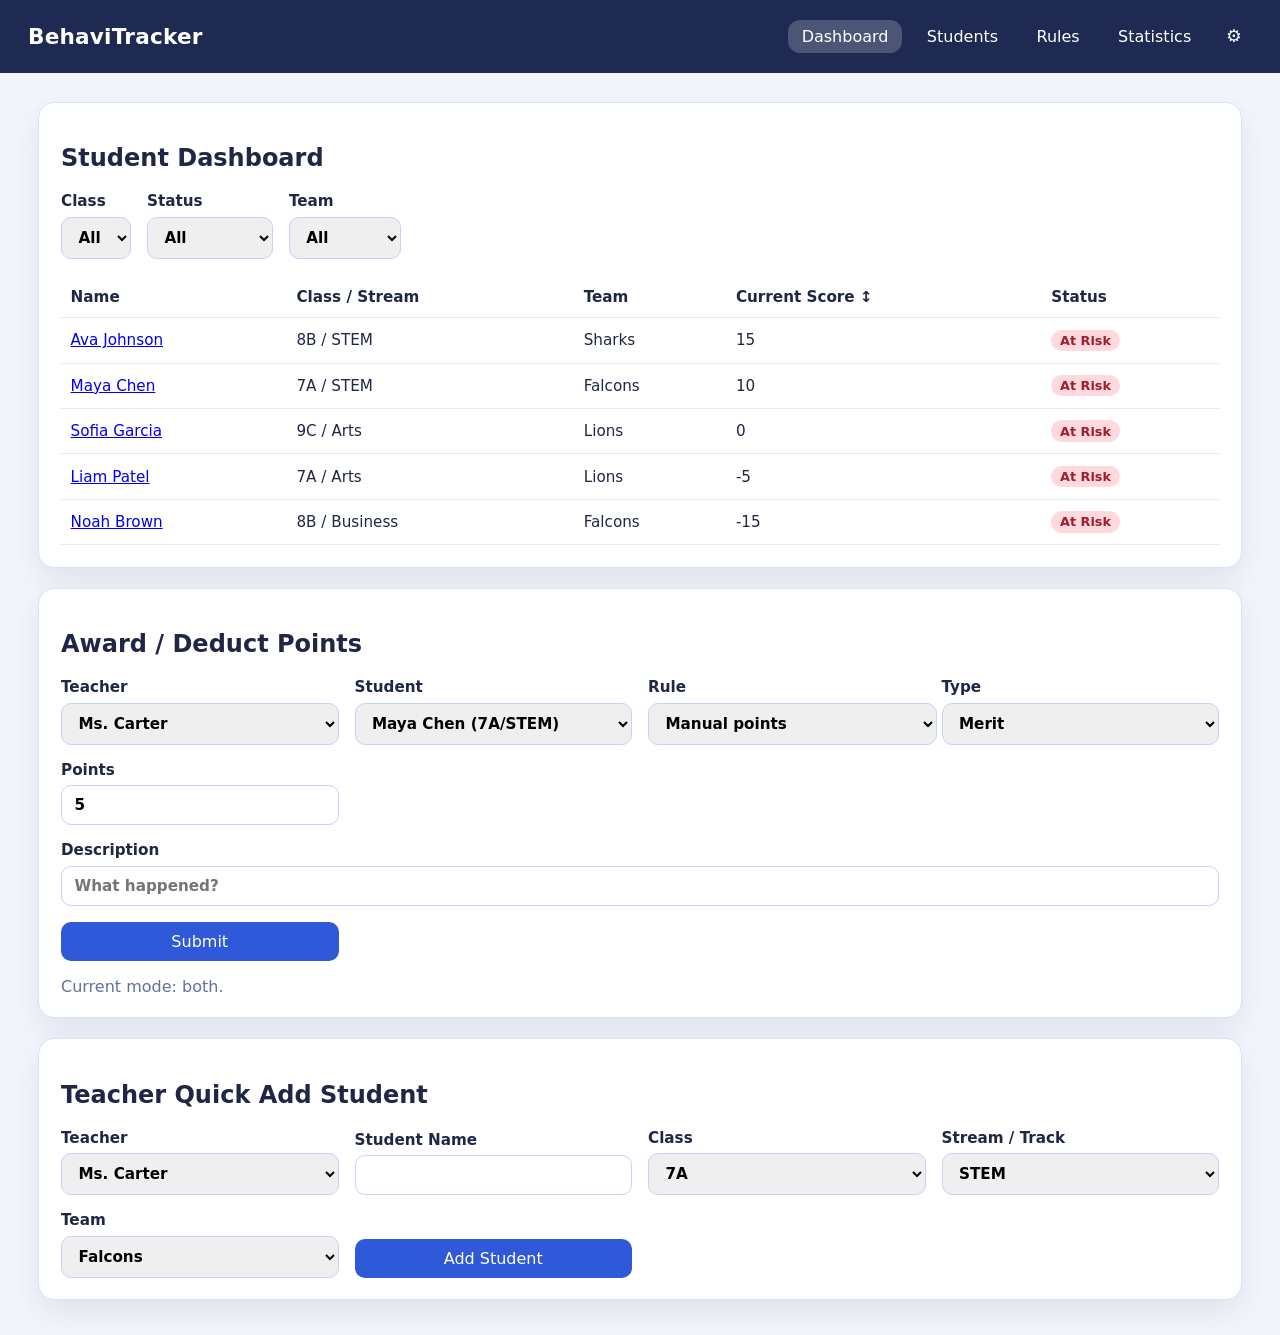
<file: index.html>
<!DOCTYPE html>
<html lang="en">
<head>
  <meta charset="UTF-8" />
  <meta name="viewport" content="width=device-width, initial-scale=1.0" />
  <title>BehaviTracker | Dashboard</title>
  <link rel="stylesheet" href="style.css" />
</head>
<body data-page="dashboard">
  <header class="topbar">
    <h1>BehaviTracker</h1>
    <nav>
      <a class="active" href="index.html">Dashboard</a>
      <a href="students.html">Students</a>
      <a href="rules.html">Rules</a>
      <a href="stats.html">Statistics</a>
      <a class="settings-link" href="admin.html" aria-label="Settings">⚙️</a>
    </nav>
  </header>

  <main class="container">
    <section class="card">
      <h2>Student Dashboard</h2>
      <div class="filters">
        <label>Class
          <select id="class-filter"></select>
        </label>
        <label>Status
          <select id="status-filter">
            <option value="all">All</option>
            <option value="Excellent">Excellent</option>
            <option value="Watch">Watch</option>
            <option value="At Risk">At Risk</option>
          </select>
        </label>
        <label>Team
          <select id="team-filter"></select>
        </label>
      </div>

      <table>
        <thead>
          <tr>
            <th>Name</th>
            <th>Class / Stream</th>
            <th>Team</th>
            <th><button id="sort-score" class="link-btn" type="button">Current Score ↕</button></th>
            <th>Status</th>
          </tr>
        </thead>
        <tbody id="student-table-body"></tbody>
      </table>
    </section>

    <section class="card">
      <h2>Award / Deduct Points</h2>
      <form id="points-form" class="grid-form">
        <label>Teacher
          <select id="teacher-select" required></select>
        </label>

        <label>Student
          <select id="student-select" required></select>
        </label>

        <label>Rule
          <select id="rule-select"></select>
        </label>

        <label>Type
          <select id="point-type">
            <option value="merit">Merit</option>
            <option value="demerit">Demerit</option>
          </select>
        </label>

        <label>Points
          <input id="point-value" type="number" min="1" value="5" required />
        </label>

        <label class="full-width">Description
          <input id="point-description" type="text" placeholder="What happened?" required />
        </label>

        <button type="submit">Submit</button>
      </form>
      <p class="note" id="award-mode-note"></p>
    </section>

    <section class="card">
      <h2>Teacher Quick Add Student</h2>
      <form id="teacher-add-student-form" class="grid-form">
        <label>Teacher
          <select id="teacher-add-teacher" required></select>
        </label>
        <label>Student Name
          <input id="teacher-add-name" type="text" required />
        </label>
        <label>Class
          <select id="teacher-add-class" required></select>
        </label>
        <label>Stream / Track
          <select id="teacher-add-stream" required></select>
        </label>
        <label>Team
          <select id="teacher-add-team" required></select>
        </label>
        <button type="submit">Add Student</button>
      </form>
    </section>
  </main>

  <script src="main.js"></script>
</body>
</html>
</file>
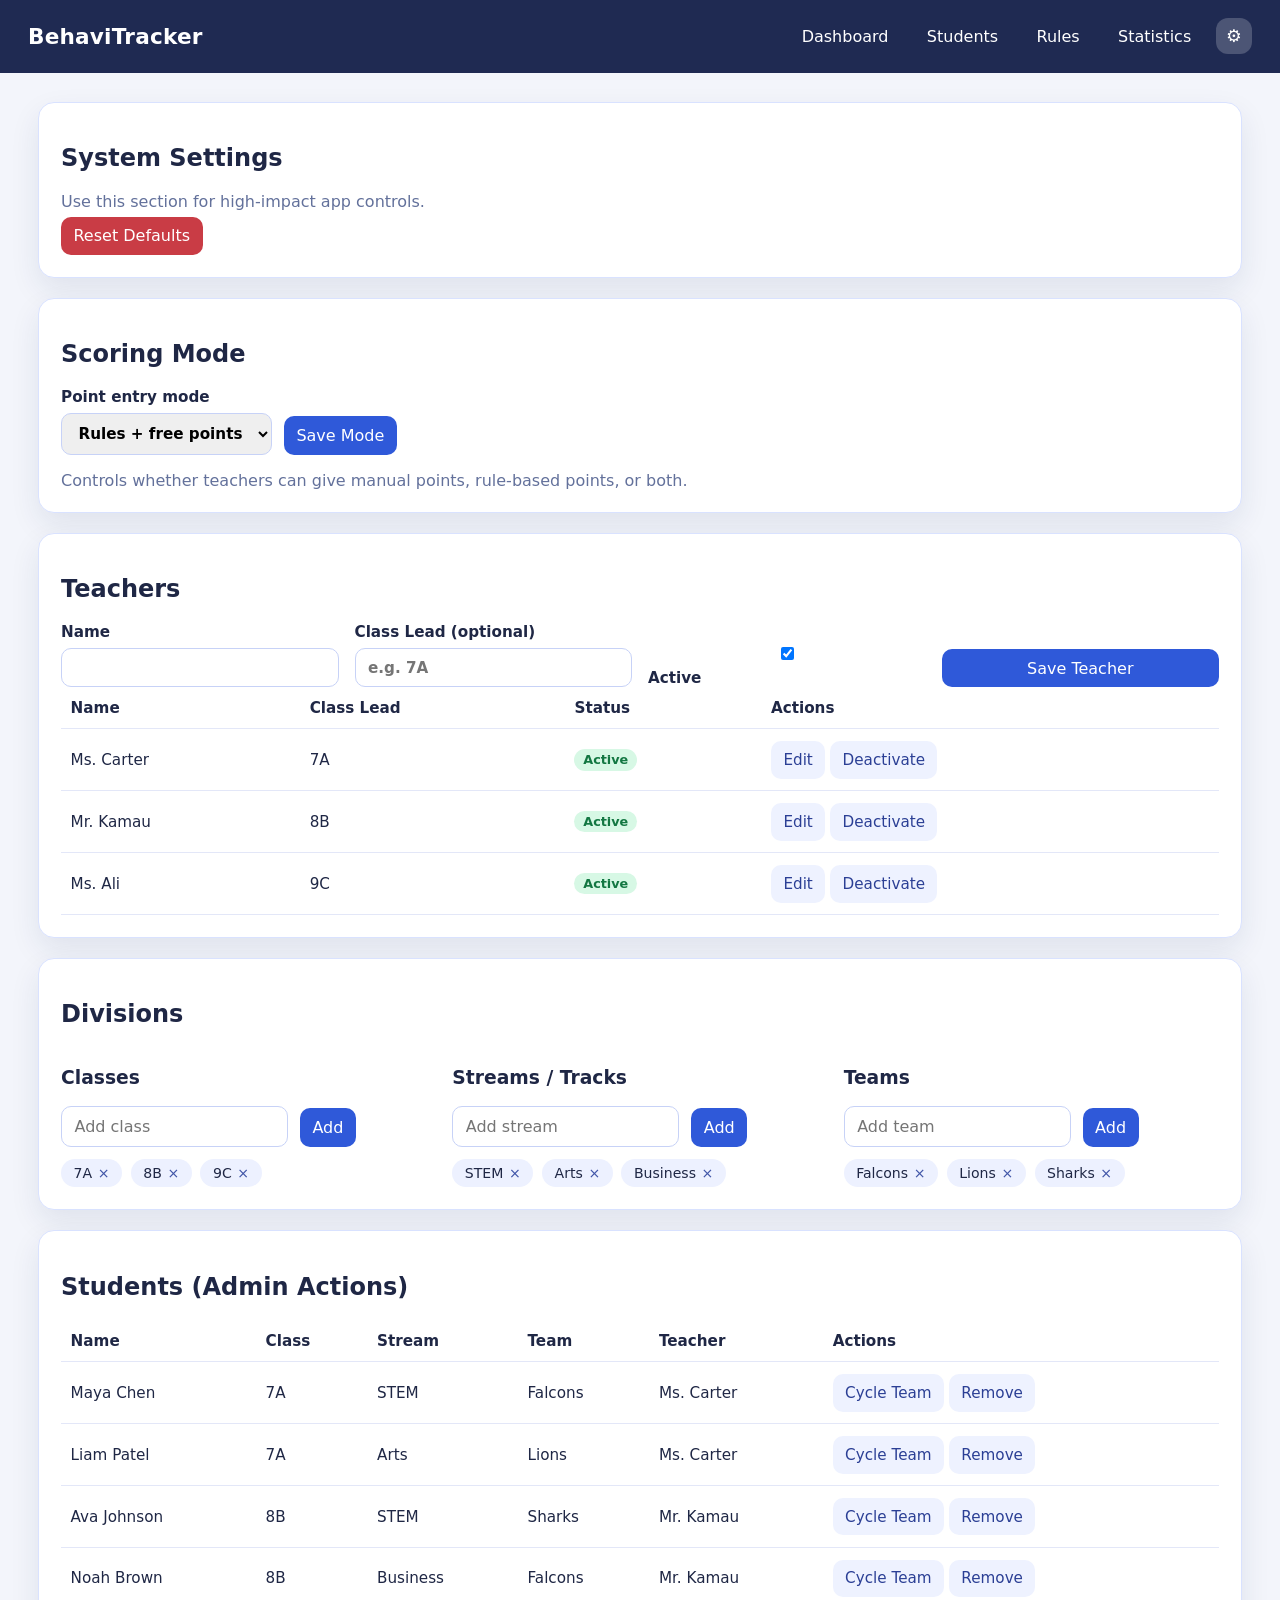
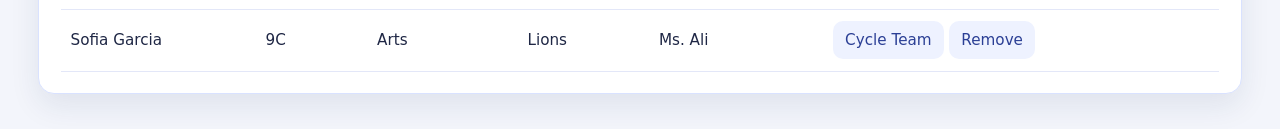
<file: admin.html>
<!DOCTYPE html>
<html lang="en">
<head>
  <meta charset="UTF-8" />
  <meta name="viewport" content="width=device-width, initial-scale=1.0" />
  <title>BehaviTracker | Admin</title>
  <link rel="stylesheet" href="style.css" />
</head>
<body data-page="admin">
  <header class="topbar">
    <h1>BehaviTracker</h1>
    <nav>
      <a href="index.html">Dashboard</a>
      <a href="students.html">Students</a>
      <a href="rules.html">Rules</a>
      <a href="stats.html">Statistics</a>
      <a class="settings-link active" href="admin.html" aria-label="Settings">⚙️</a>
    </nav>
  </header>

  <main class="container">
    <section class="card settings-card">
      <h2>System Settings</h2>
      <p class="note">Use this section for high-impact app controls.</p>
      <button id="reset-data" class="danger" type="button">Reset Defaults</button>
    </section>

    <section class="card">
      <h2>Scoring Mode</h2>
      <form id="mode-form" class="inline-form">
        <label>Point entry mode
          <select id="point-mode">
            <option value="free">Free points only</option>
            <option value="rules">Rules only</option>
            <option value="both">Rules + free points</option>
          </select>
        </label>
        <button type="submit">Save Mode</button>
      </form>
      <p class="note">Controls whether teachers can give manual points, rule-based points, or both.</p>
    </section>

    <section class="card">
      <h2>Teachers</h2>
      <form id="teacher-form" class="grid-form">
        <input id="teacher-id" type="hidden" />
        <label>Name
          <input id="teacher-name" type="text" required />
        </label>
        <label>Class Lead (optional)
          <input id="teacher-class" type="text" placeholder="e.g. 7A" />
        </label>
        <label>
          <input id="teacher-active" type="checkbox" checked /> Active
        </label>
        <button type="submit">Save Teacher</button>
      </form>
      <table>
        <thead><tr><th>Name</th><th>Class Lead</th><th>Status</th><th>Actions</th></tr></thead>
        <tbody id="teachers-table-body"></tbody>
      </table>
    </section>

    <section class="card">
      <h2>Divisions</h2>
      <div class="three-col">
        <div>
          <h3>Classes</h3>
          <form id="class-form" class="inline-form"><input id="class-input" type="text" placeholder="Add class" required /><button type="submit">Add</button></form>
          <ul id="class-list" class="chip-list"></ul>
        </div>
        <div>
          <h3>Streams / Tracks</h3>
          <form id="stream-form" class="inline-form"><input id="stream-input" type="text" placeholder="Add stream" required /><button type="submit">Add</button></form>
          <ul id="stream-list" class="chip-list"></ul>
        </div>
        <div>
          <h3>Teams</h3>
          <form id="team-form" class="inline-form"><input id="team-input" type="text" placeholder="Add team" required /><button type="submit">Add</button></form>
          <ul id="team-list" class="chip-list"></ul>
        </div>
      </div>
    </section>

    <section class="card">
      <h2>Students (Admin Actions)</h2>
      <table>
        <thead><tr><th>Name</th><th>Class</th><th>Stream</th><th>Team</th><th>Teacher</th><th>Actions</th></tr></thead>
        <tbody id="admin-students-body"></tbody>
      </table>
    </section>
  </main>

  <script src="main.js"></script>
</body>
</html>
</file>
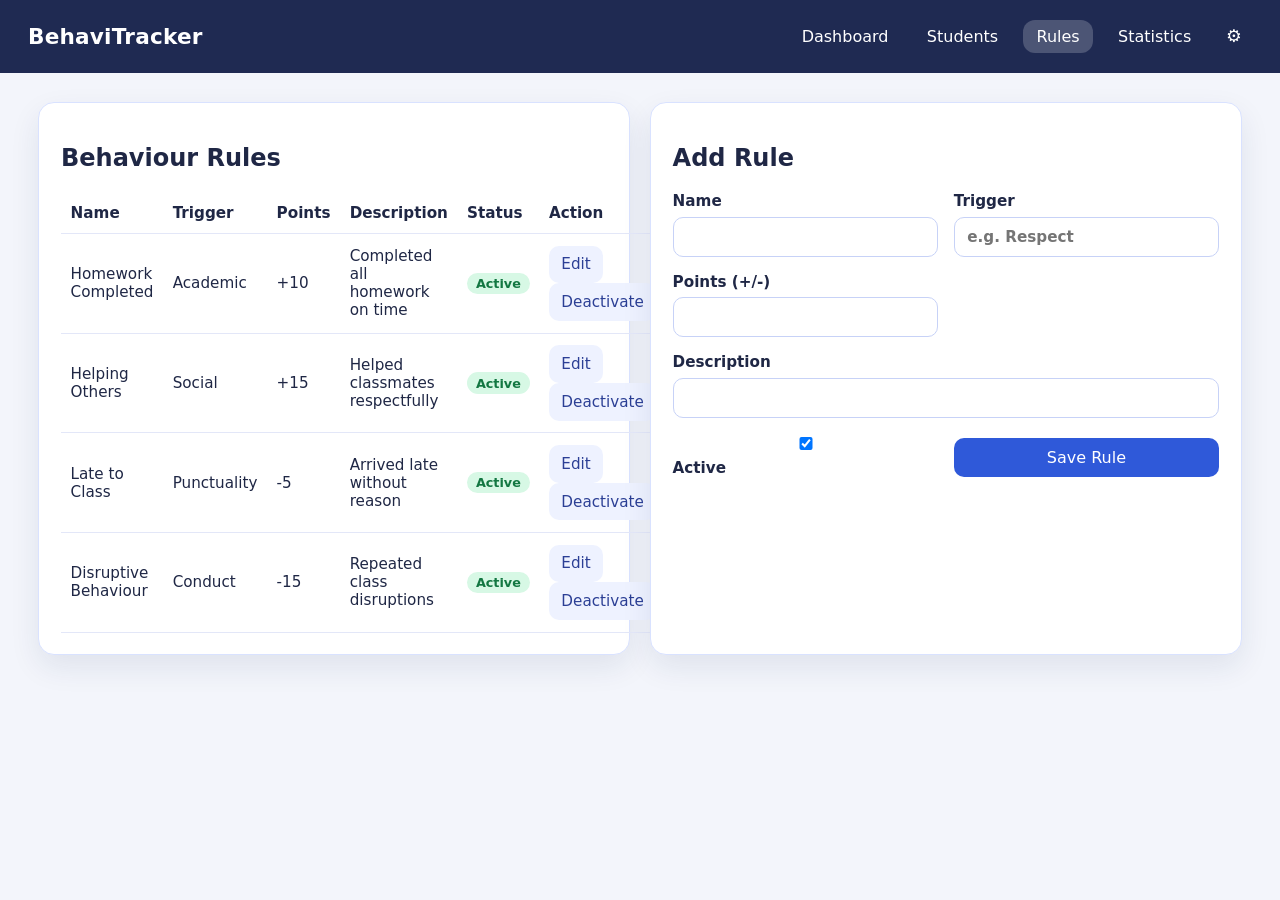
<file: rules.html>
<!DOCTYPE html>
<html lang="en">
<head>
  <meta charset="UTF-8" />
  <meta name="viewport" content="width=device-width, initial-scale=1.0" />
  <title>BehaviTracker | Behaviour Rules</title>
  <link rel="stylesheet" href="style.css" />
</head>
<body data-page="rules">
  <header class="topbar">
    <h1>BehaviTracker</h1>
    <nav>
      <a href="index.html">Dashboard</a>
      <a href="students.html">Students</a>
      <a class="active" href="rules.html">Rules</a>
      <a href="stats.html">Statistics</a>
      <a class="settings-link" href="admin.html" aria-label="Settings">⚙️</a>
    </nav>
  </header>

  <main class="container two-col">
    <section class="card">
      <h2>Behaviour Rules</h2>
      <table>
        <thead>
          <tr>
            <th>Name</th>
            <th>Trigger</th>
            <th>Points</th>
            <th>Description</th>
            <th>Status</th>
            <th>Action</th>
          </tr>
        </thead>
        <tbody id="rules-table-body"></tbody>
      </table>
    </section>

    <section class="card">
      <h2 id="rule-form-title">Add Rule</h2>
      <form id="rule-form" class="grid-form">
        <input id="rule-id" type="hidden" />
        <label>Name
          <input id="rule-name" type="text" required />
        </label>
        <label>Trigger
          <input id="rule-trigger" type="text" placeholder="e.g. Respect" required />
        </label>
        <label>Points (+/-)
          <input id="rule-points" type="number" required />
        </label>
        <label class="full-width">Description
          <input id="rule-description" type="text" required />
        </label>
        <label>
          <input id="rule-active" type="checkbox" checked /> Active
        </label>
        <button type="submit">Save Rule</button>
      </form>
    </section>
  </main>

  <script src="main.js"></script>
</body>
</html>
</file>
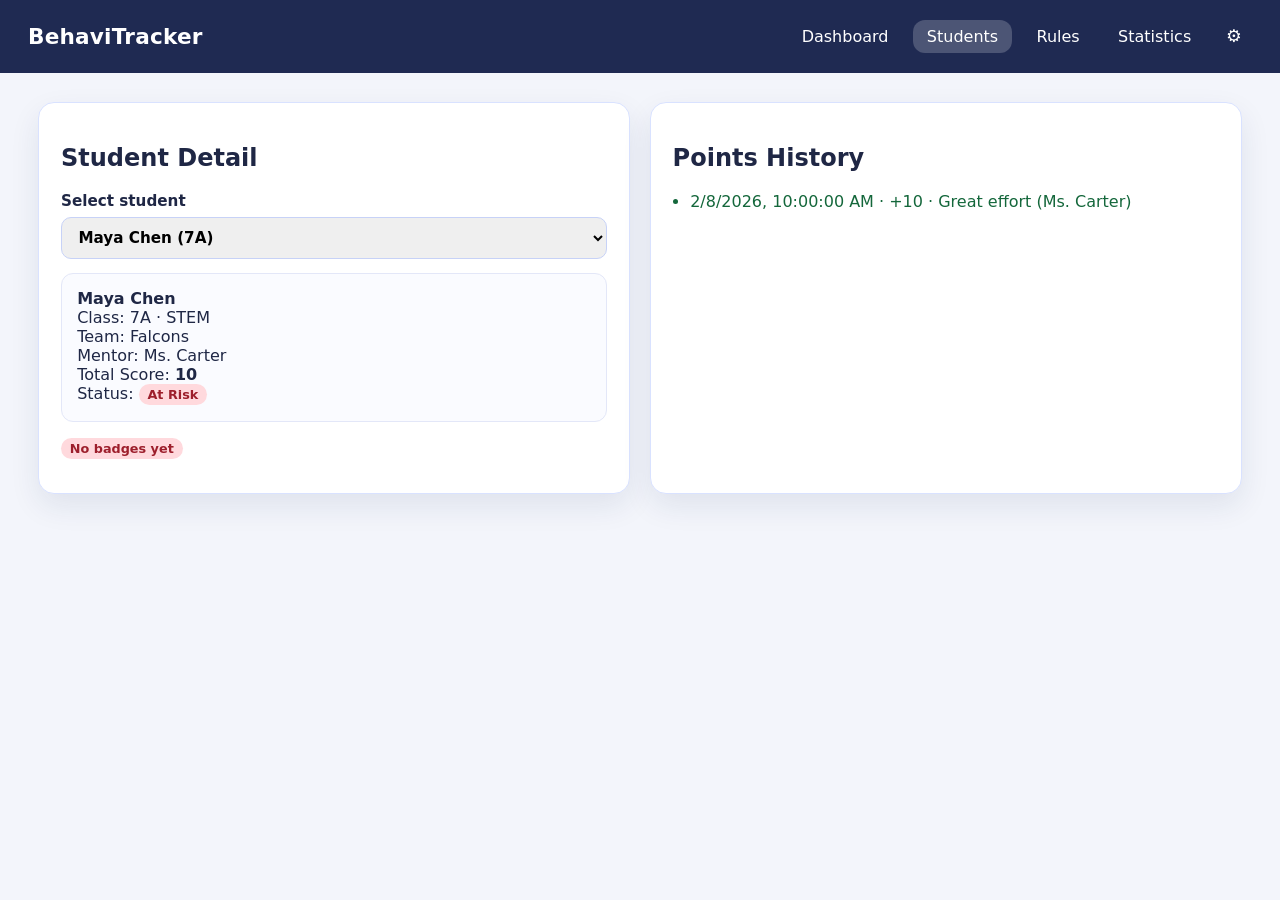
<file: students.html>
<!DOCTYPE html>
<html lang="en">
<head>
  <meta charset="UTF-8" />
  <meta name="viewport" content="width=device-width, initial-scale=1.0" />
  <title>BehaviTracker | Students</title>
  <link rel="stylesheet" href="style.css" />
</head>
<body data-page="students">
  <header class="topbar">
    <h1>BehaviTracker</h1>
    <nav>
      <a href="index.html">Dashboard</a>
      <a class="active" href="students.html">Students</a>
      <a href="rules.html">Rules</a>
      <a href="stats.html">Statistics</a>
      <a class="settings-link" href="admin.html" aria-label="Settings">⚙️</a>
    </nav>
  </header>

  <main class="container two-col">
    <section class="card">
      <h2>Student Detail</h2>
      <label>Select student
        <select id="detail-student-select"></select>
      </label>

      <div id="student-summary" class="summary"></div>
      <div id="badge-list" class="badge-wrap"></div>
    </section>

    <section class="card">
      <h2>Points History</h2>
      <ul id="history-list" class="history-list"></ul>
    </section>
  </main>

  <script src="main.js"></script>
</body>
</html>
</file>
<file: style.css>
:root {
  --bg: #f3f5fb;
  --card: #ffffff;
  --text: #1f2745;
  --accent: #2f59d9;
  --border: #d9e2ff;
  --danger: #c93c45;
  --muted: #63719b;
  font-family: Inter, system-ui, -apple-system, Segoe UI, Roboto, sans-serif;
}

* { box-sizing: border-box; }
body { margin: 0; background: var(--bg); color: var(--text); }

.topbar {
  display: flex;
  gap: 1.25rem;
  align-items: center;
  justify-content: space-between;
  padding: 1.15rem 1.75rem;
  background: #1f2a52;
  color: #fff;
  flex-wrap: wrap;
}
.topbar h1 { margin: 0; font-size: 1.35rem; letter-spacing: .2px; }
nav { display: flex; gap: .7rem; flex-wrap: wrap; align-items: center; }
nav a {
  color: #fff;
  text-decoration: none;
  padding: .45rem .85rem;
  border-radius: 12px;
}
nav a.active, nav a:hover { background: rgba(255, 255, 255, .2); }

.settings-link {
  width: 2.25rem;
  height: 2.25rem;
  display: inline-flex;
  align-items: center;
  justify-content: center;
  font-size: 1.1rem;
  line-height: 1;
}

.settings-card .danger {
  margin-top: .35rem;
}

.container {
  width: min(1220px, 94vw);
  margin: 1.8rem auto 2.2rem;
  display: grid;
  gap: 1.25rem;
}
.two-col { grid-template-columns: repeat(auto-fit, minmax(330px, 1fr)); }
.three-col { display: grid; grid-template-columns: repeat(auto-fit, minmax(240px, 1fr)); gap: 1rem; }
.charts { grid-template-columns: repeat(auto-fit, minmax(320px, 1fr)); }

.card {
  background: var(--card);
  border: 1px solid var(--border);
  border-radius: 16px;
  padding: 1.35rem;
  box-shadow: 0 12px 30px rgba(24, 40, 94, .09);
}

.filters { display: flex; flex-wrap: wrap; gap: 1rem; margin-bottom: 1.1rem; }
label { display: grid; gap: .42rem; font-weight: 600; font-size: .95rem; }

input, select, button {
  font: inherit;
  border-radius: 10px;
  border: 1px solid #c7d2f7;
  padding: .62rem .78rem;
}
button {
  background: var(--accent);
  color: #fff;
  border: none;
  cursor: pointer;
}
button.danger { background: var(--danger); }
.link-btn {
  background: none;
  color: inherit;
  border: none;
  padding: 0;
  font-weight: 700;
}
.btn-ghost {
  background: #eef2ff;
  color: #2b3f95;
  margin-right: .3rem;
}

.grid-form {
  display: grid;
  grid-template-columns: repeat(auto-fit, minmax(240px, 1fr));
  gap: 1rem;
  align-items: end;
}
.inline-form {
  display: flex;
  gap: .75rem;
  align-items: end;
  flex-wrap: wrap;
}
.full-width { grid-column: 1 / -1; }

table {
  width: 100%;
  border-collapse: collapse;
  font-size: .95rem;
}
th, td {
  border-bottom: 1px solid #e3e7f8;
  text-align: left;
  padding: .72rem .6rem;
}

.badge {
  display: inline-block;
  border-radius: 999px;
  padding: .2rem .55rem;
  font-size: .8rem;
  font-weight: 700;
}
.badge.excellent { background: #d7f8e5; color: #137742; }
.badge.watch { background: #fff2ce; color: #996100; }
.badge.risk { background: #ffd9dd; color: #9d1f2c; }
.badge.achievement { background: #e5e8ff; color: #1f3ca6; margin: 0 .4rem .4rem 0; }

.summary {
  margin: .9rem 0 1rem;
  padding: .95rem;
  border: 1px solid #e3e7f8;
  border-radius: 12px;
  background: #fafbff;
}
.badge-wrap { margin-bottom: .8rem; }

.history-list {
  margin: 0;
  padding-left: 1.1rem;
  display: grid;
  gap: .55rem;
}
.merit { color: #14673b; }
.demerit { color: #9e1f2b; }
.note { color: var(--muted); margin-bottom: 0; }

.chip-list {
  list-style: none;
  padding: 0;
  margin: .75rem 0 0;
  display: flex;
  flex-wrap: wrap;
  gap: .55rem;
}
.chip-list li {
  background: #edf1ff;
  border-radius: 999px;
  padding: .38rem .78rem;
  font-size: .88rem;
}
.chip-list li button {
  background: transparent;
  color: #4055a8;
  margin-left: .35rem;
  padding: 0;
}

@media (max-width: 700px) {
  .topbar { align-items: flex-start; padding: 1rem 1rem; }
  table { font-size: .86rem; }
}
</file>
